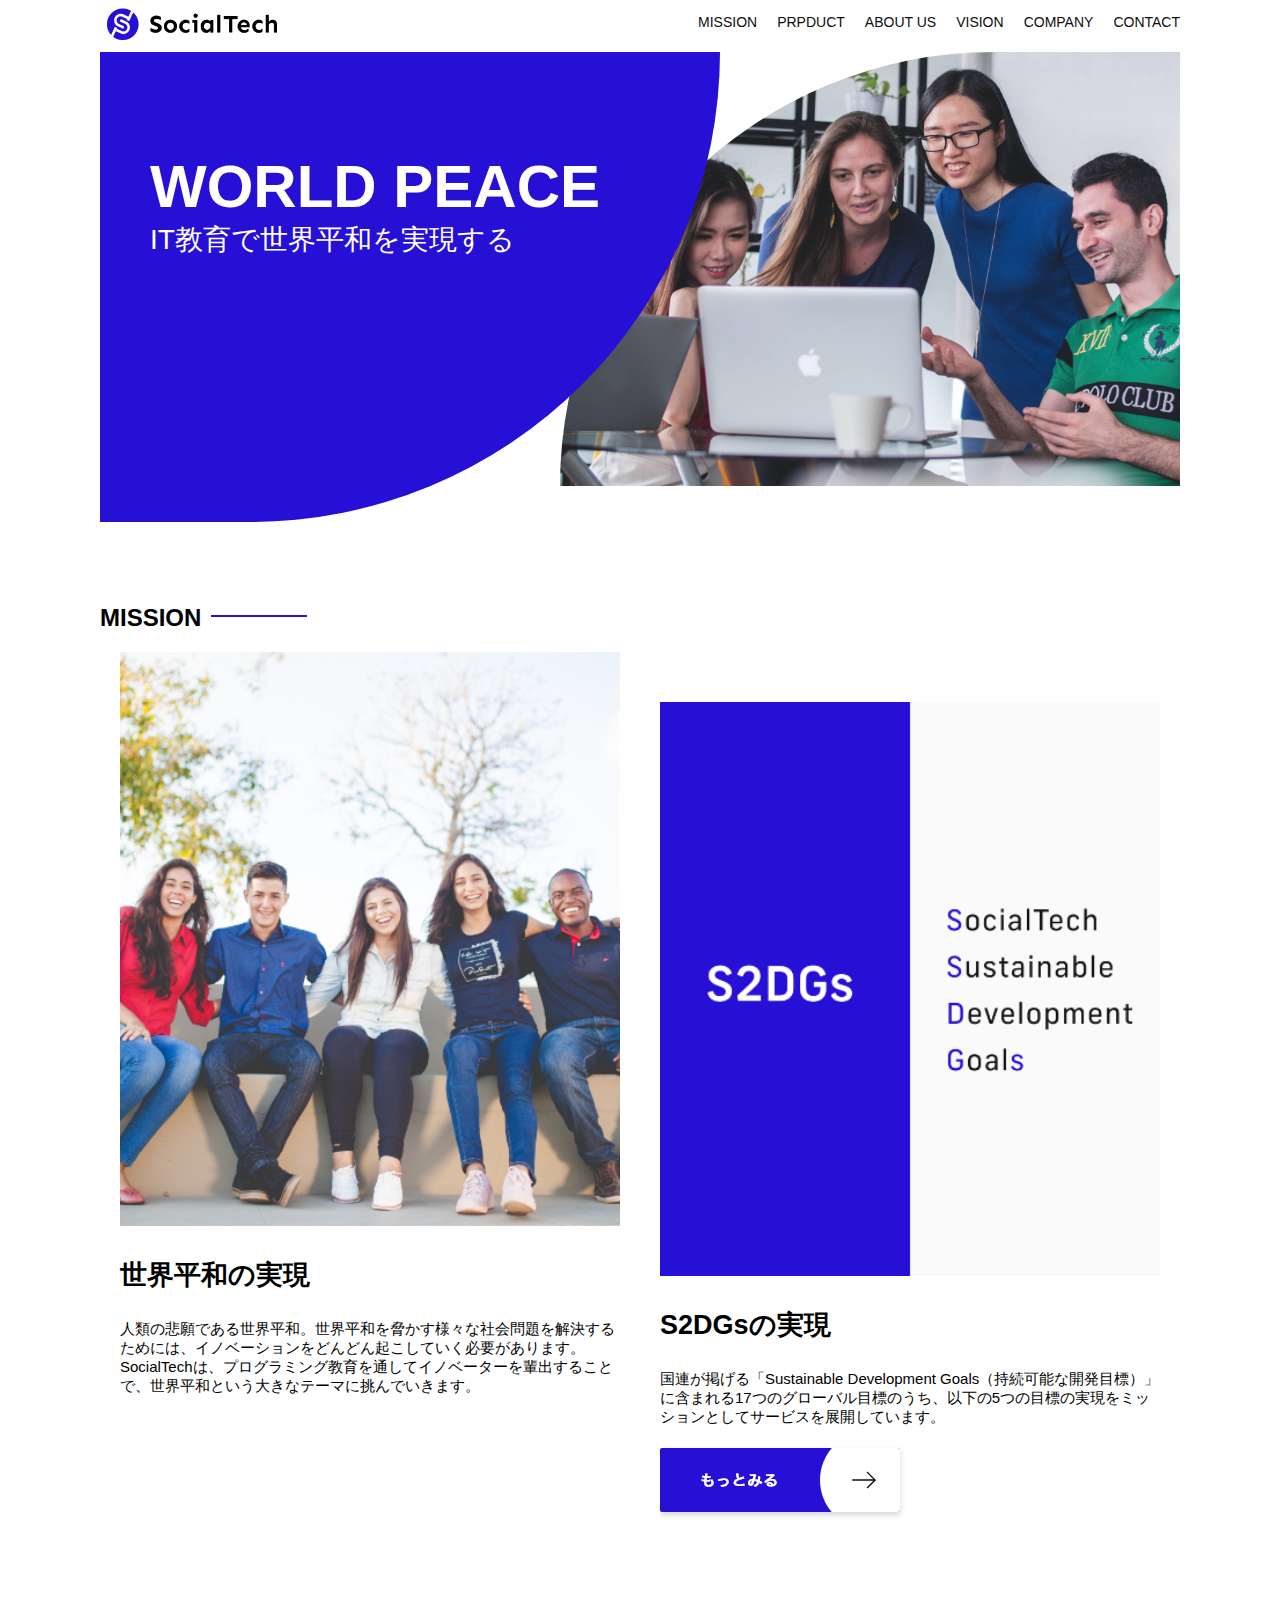
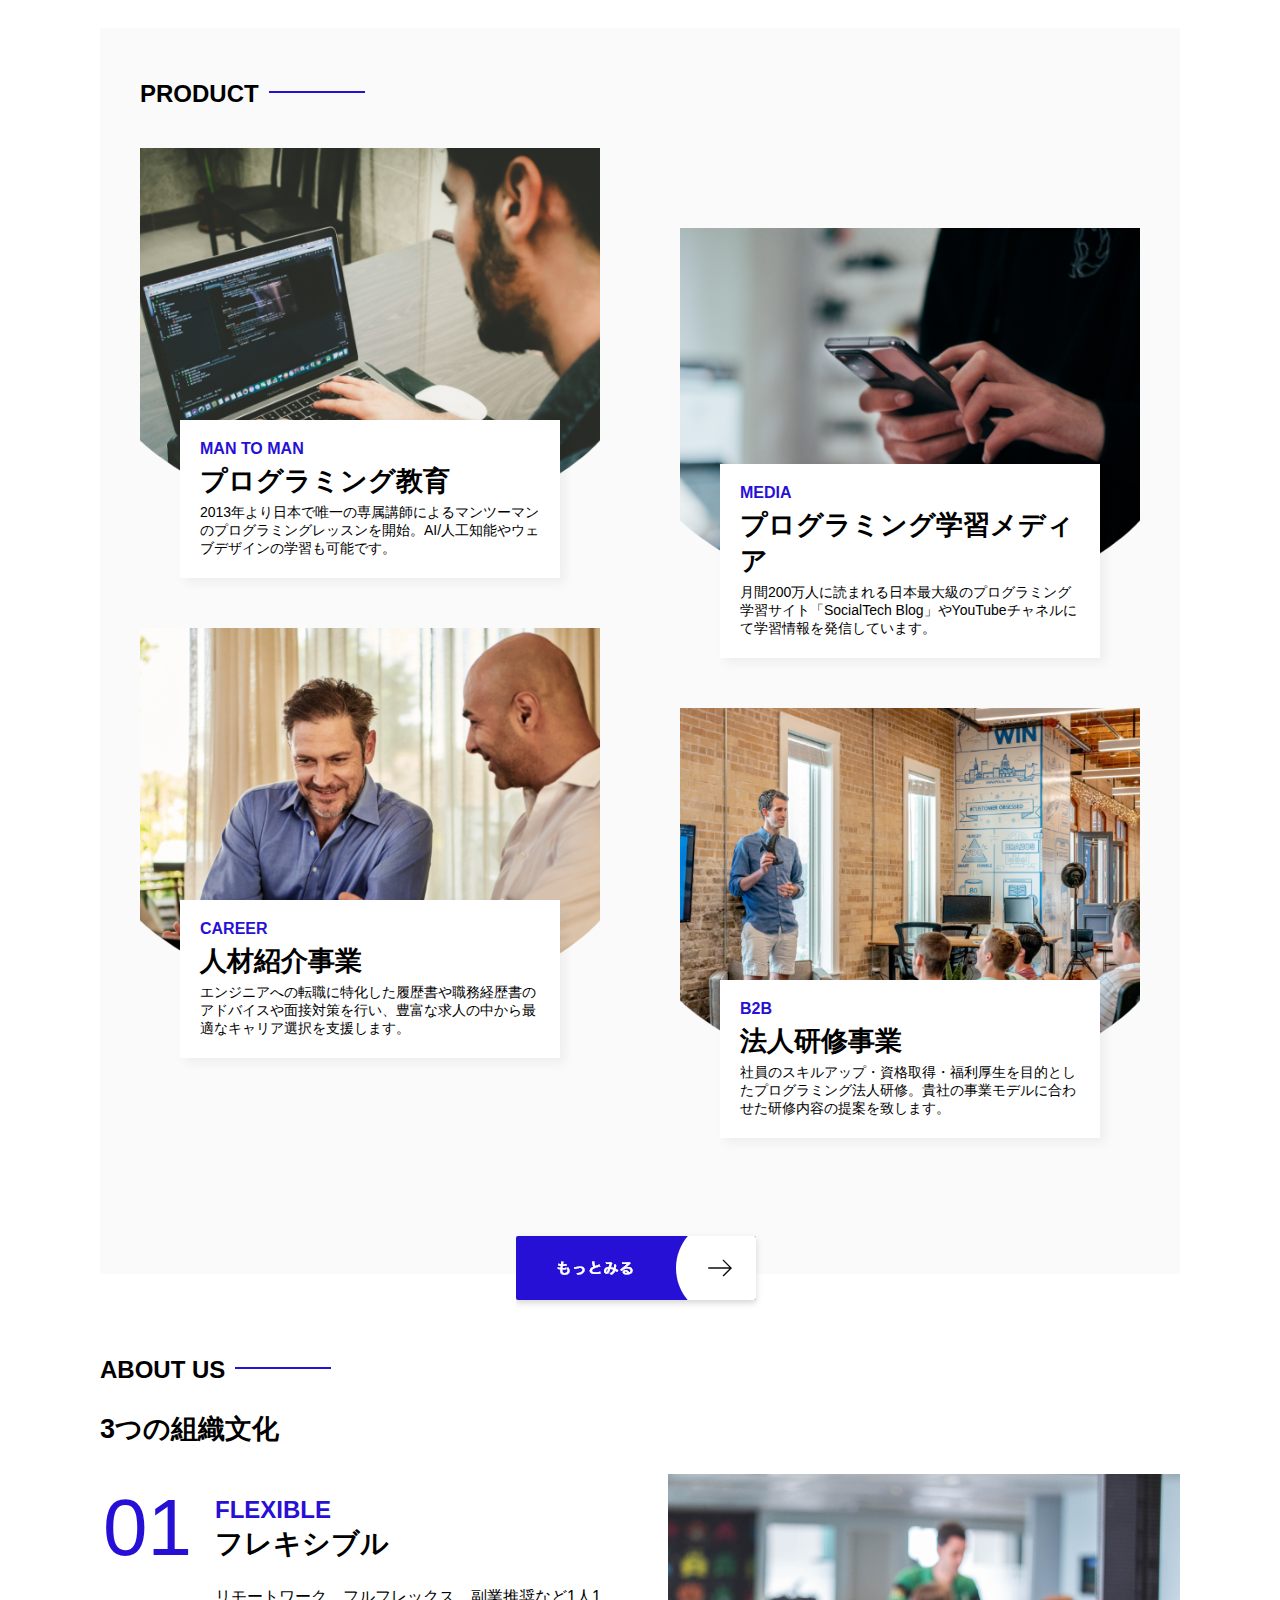
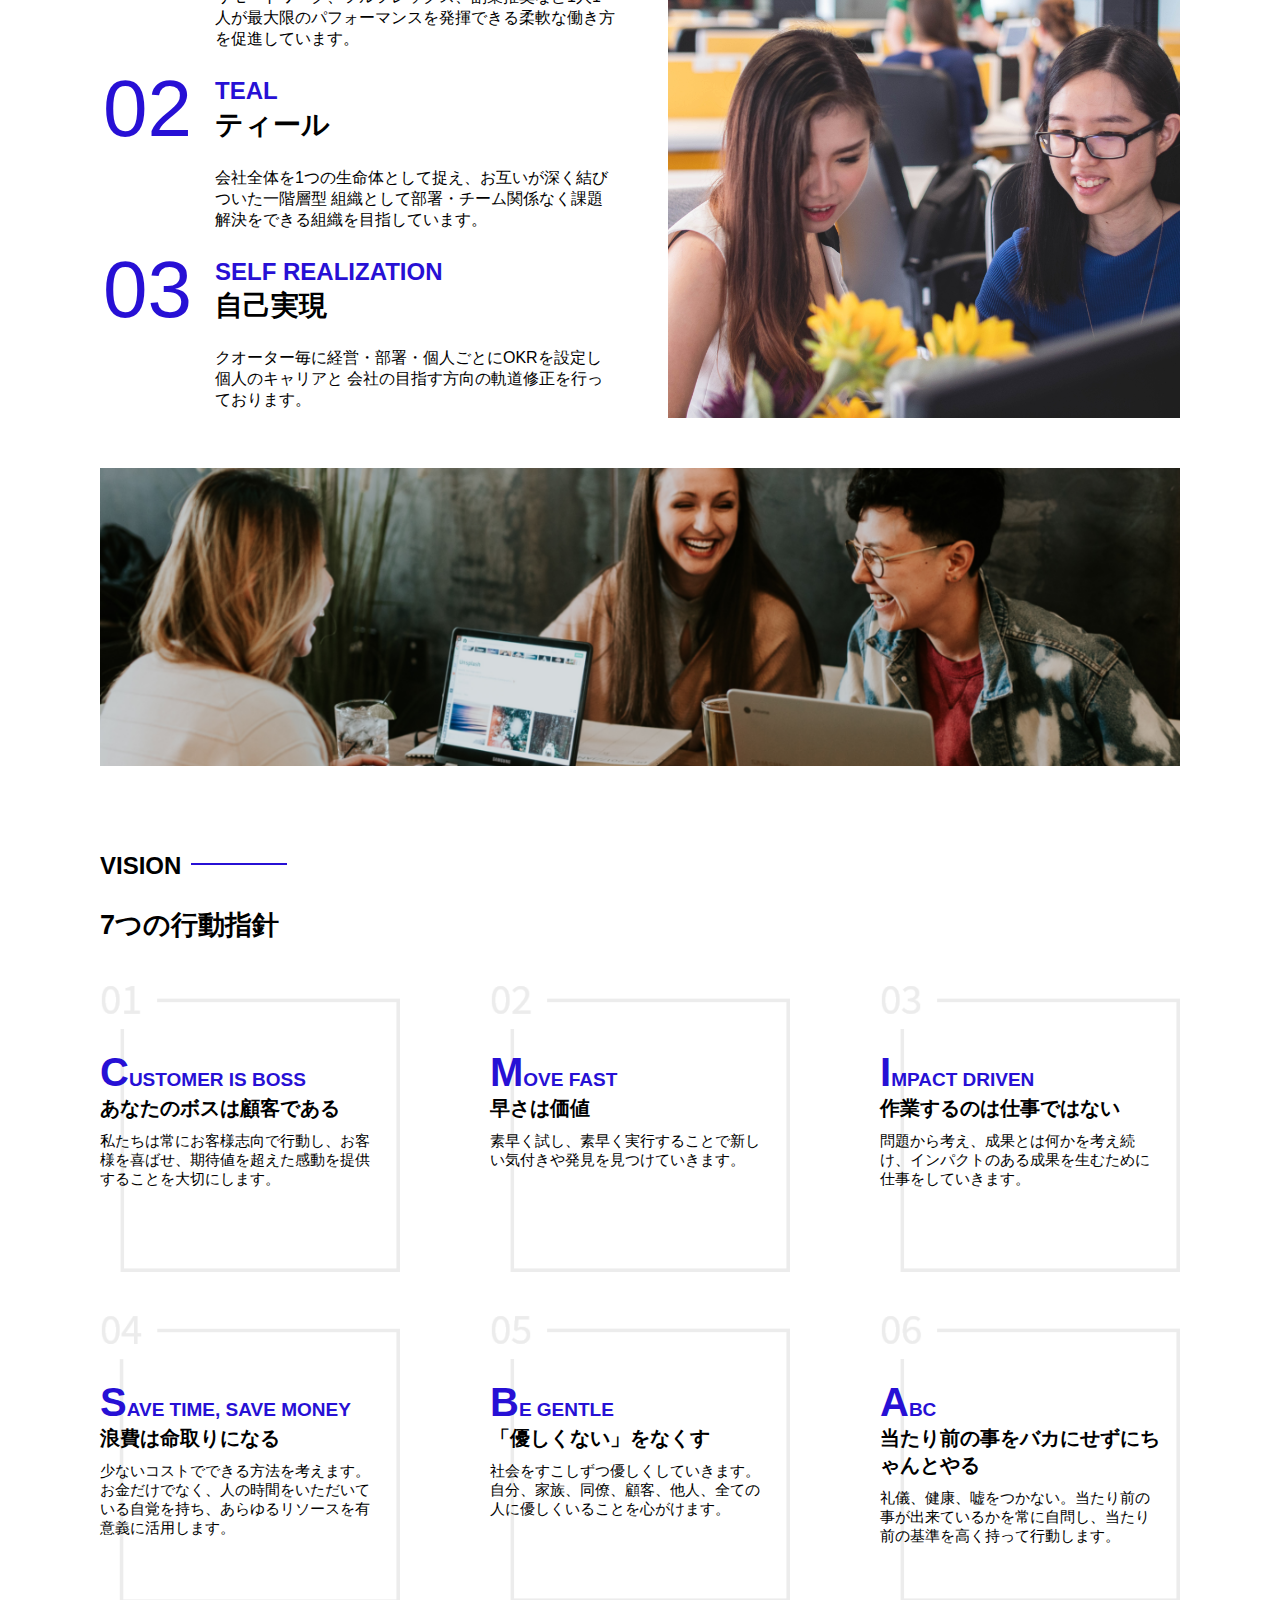
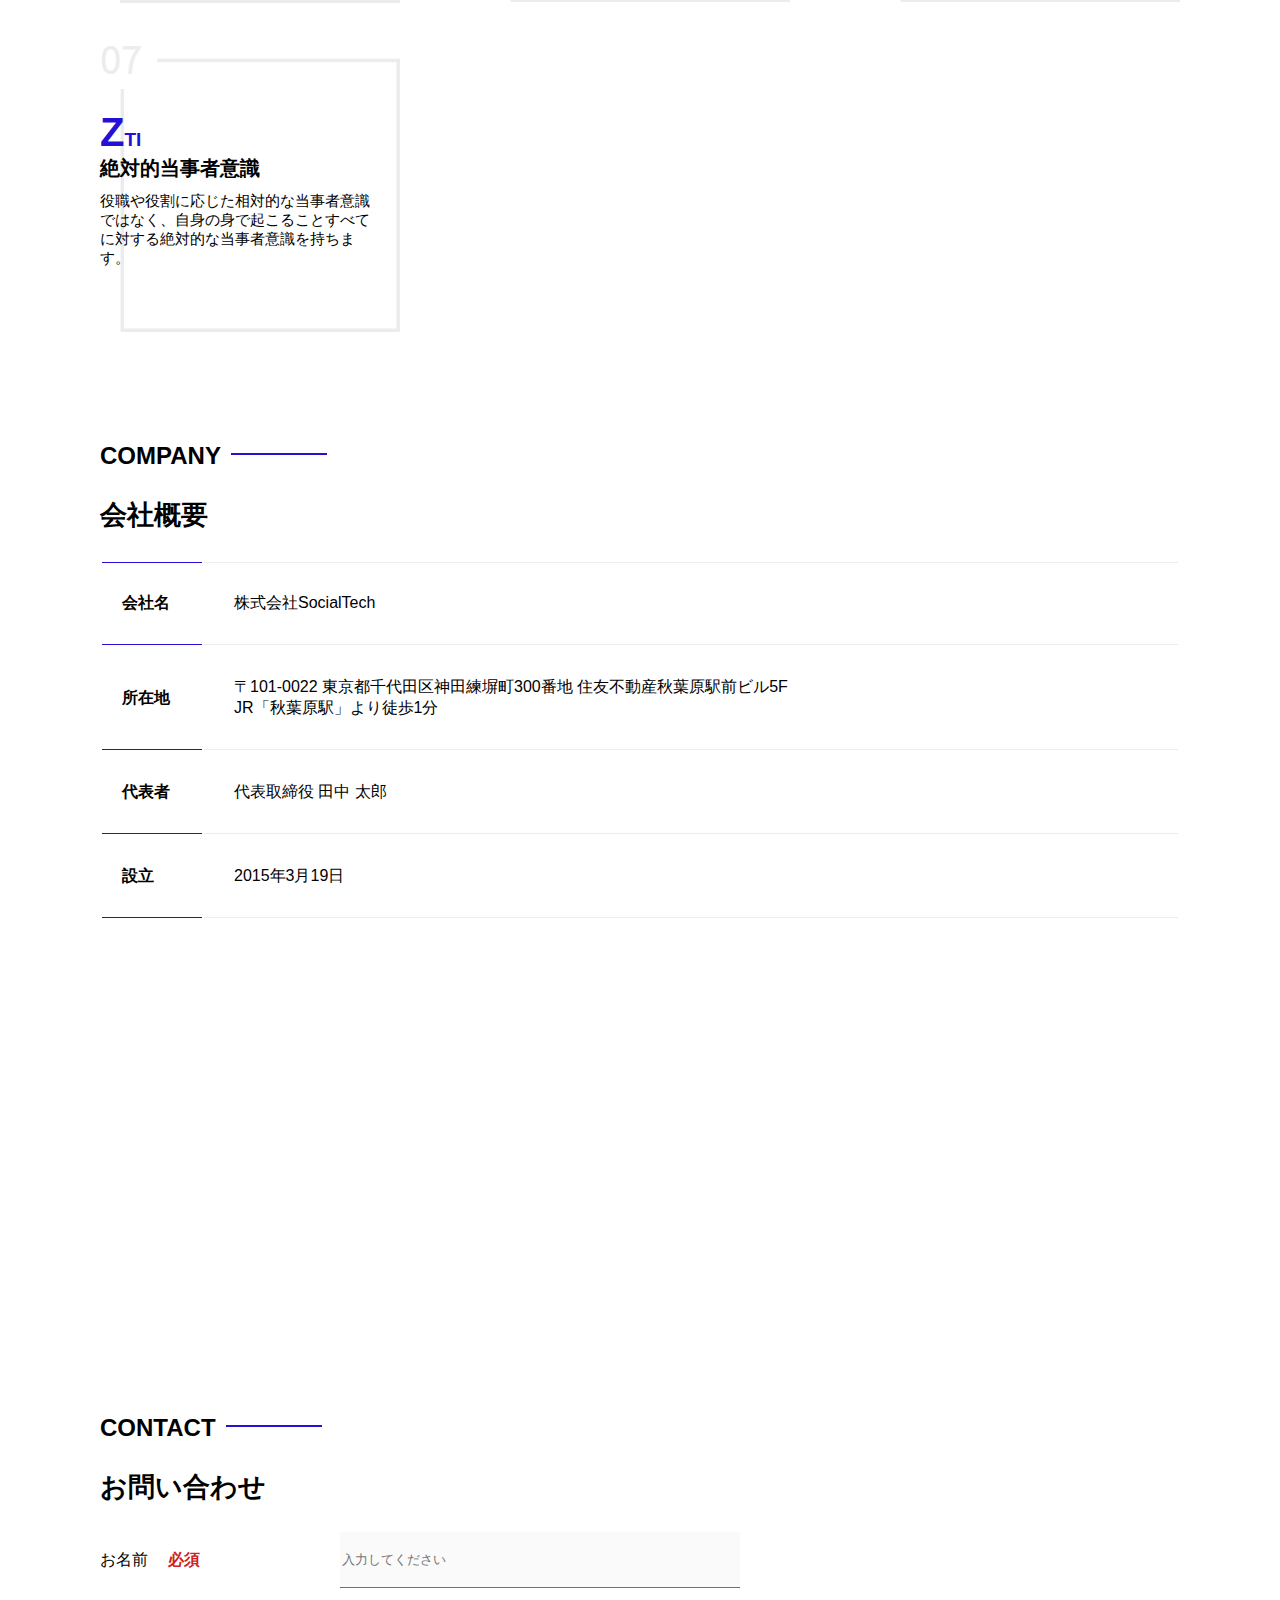
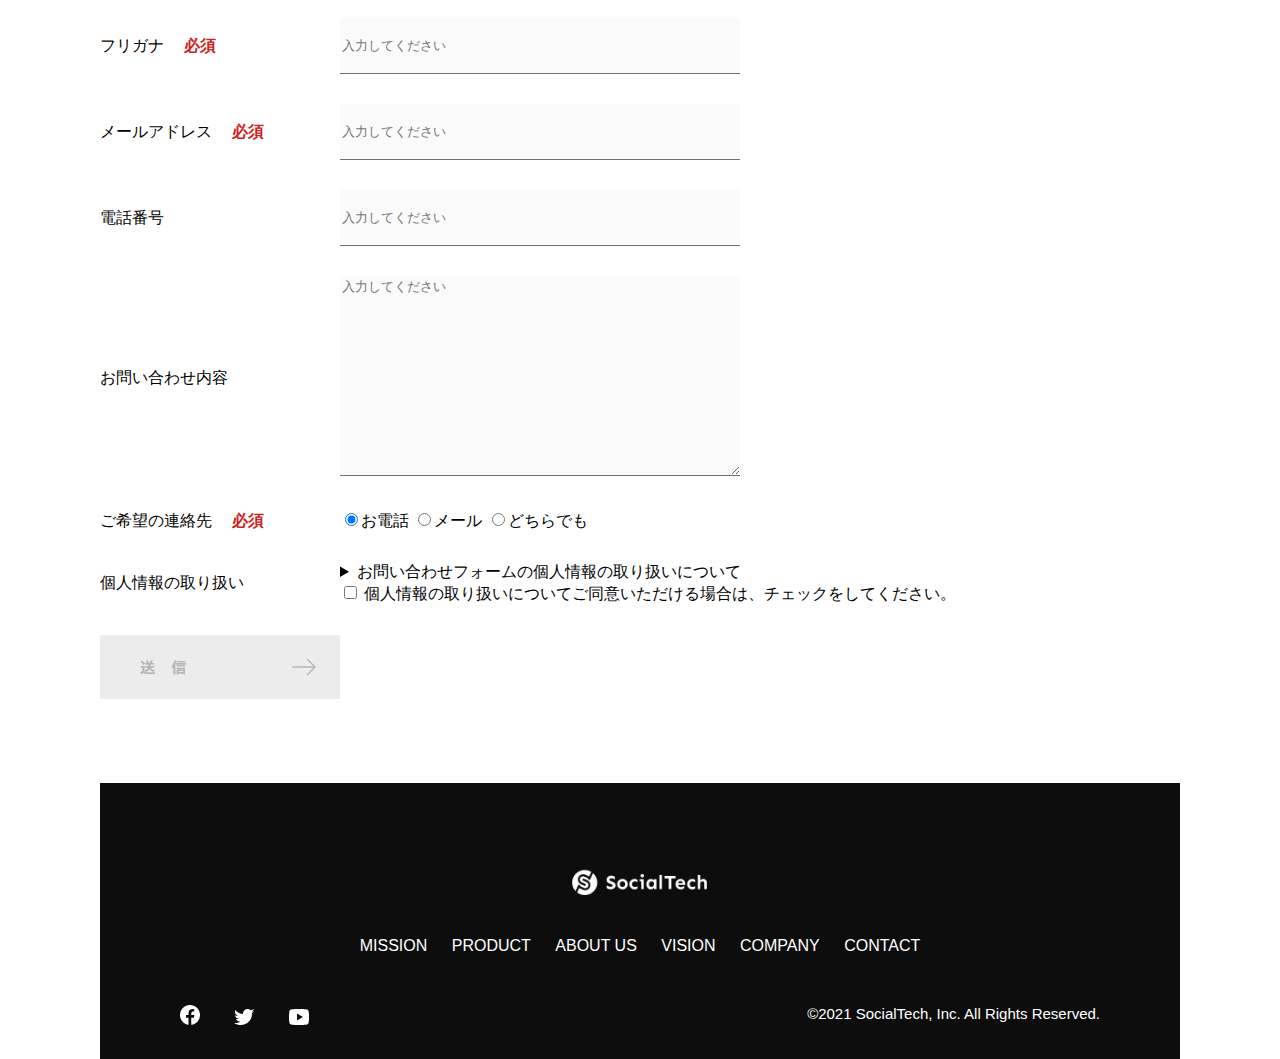
<file: index.html>
<!DOCTYPE html>
<html>

    <head>
        <title>SocialTech</title>
        <meta charset = "UTF-8">
        <meta name = "description" content = "SocialTechはEdTech業界のリーディングカンパニーを目指します。">
        <meta name = "viewport" content = "width=device-width, initial-scale=1.0">
        <link rel = "stylesheet" href = "style.css">
    </head>

    <body>
        <header>
            <a href = "index.html" id = "logo">
                <img src = "images/logo.png" alt = "トップページに戻る">
            </a>

            <nav id = "nav-pc">
                <ul>
                    <li><a href = "mission.html">MISSION</a></li>
                    <li><a href = "product.html">PRPDUCT</a></li>
                    <li><a href = "index.html#aboutus">ABOUT US</a></li>
                    <li><a href = "index.html#vision">VISION</a></li>
                    <li><a href = "index.html#company">COMPANY</a></li>
                    <li><a href = "index.html#contact">CONTACT</a></li>
                </ul>
            </nav>

            <button id = "menu-sp" onclick = "document.getElementById('nav-sp').style.display = 'block'">
                <img src = "images/button-menu.png" alt = "ナビゲーションを開く">
            </button>

            <div id = "nav-sp">
                <button id = "close" onclick = "document.getElementById('nav-sp').style.display = 'none'">
                    <img src = "images/button-close.png" alt = "ナビゲーションを閉じる">
                </button>
          
                <nav>
                    <ul>
                        <li>
                            <a id = "logo-sp" href = "index.html" onclick = "document.getElementById('nav-sp').style.display = 'none'"><img src = "images/logo-sp.png" alt = "トップページに戻る"></a>
                        </li>
                        <li><a class = "menu" href = "mission.html" onclick = "document.getElementById('nav-sp').style.display = 'none'">MISSION</a></li>
                        <li><a class = "menu" href = "product.html" onclick = "document.getElementById('nav-sp').style.display = 'none'">PRODUCT</a></li>
                        <li><a class = "menu" href = "index.html#aboutus" onclick = "document.getElementById('nav-sp').style.display = 'none'">ABOUT US</a></li>
                        <li><a class = "menu" href = "index.html#vision" onclick = "document.getElementById('nav-sp').style.display = 'none'">VISION</a></li>
                        <li><a class = "menu" href = "index.html#company" onclick = "document.getElementById('nav-sp').style.display = 'none'">COMPANY</a></li>
                        <li><a class = "menu" href = "index.html#contact" onclick = "document.getElementById('nav-sp').style.display = 'none'">CONTACT</a></li>
                    </ul>
                </nav>
                  
                <div id = "sns">
                    <a href = "https://www.facebook.com/sejuku2013">
                        <img src = "images/button-facebook.png" alt = "Facebookのリンク">
                    </a>
                    <a href = "https://twitter.com/samuraijuku">
                         <img src = "images/button-twitter.png" alt = "Twitterのリンク">
                    </a>
                    <a href = "https://www.youtube.com/channel/UCCFOQO5aDK0xXam4cUQXT8g">
                         <img src = "images/button-youtube.png" alt = "YouTubeのリンク">
                    </a>
                 </div>
            </div>
        </header>

        <main>
            <article>
                <section id = "main-visual">
                    <div id = "main-message">
                        <h1>WORLD PEACE</h1>
                        <p>IT教育で世界平和を実現する</p>
                    </div>
                    <img src = "images/index/index-main.png" alt = "PCの周りに集まる多国籍の仲間たち">
                </section>

                <section id = "mission">
                    <h2 class = "index-h2">MISSION</h2>
                    <div id = "mission-flex">
                        <div>
                            <img id = "mission-photo" src = "images/index/index-mission.png" alt = "屋外のベンチで写真を撮影する多国籍の仲間たち">
                            <h3>世界平和の実現</h3>
                            <p>人類の悲願である世界平和。世界平和を脅かす様々な社会問題を解決するためには、イノベーションをどんどん起こしていく必要があります。SocialTechは、プログラミング教育を通してイノベーターを輩出することで、世界平和という大きなテーマに挑んでいきます。</p>
                        </div>
                        <div>
                            <img id = "s2dgs" src = "images/index/s2dgs.png" alt = "S2DGs">
                            <h3>S2DGsの実現</h3>
                            <p>国連が掲げる「Sustainable Development Goals（持続可能な開発目標）」に含まれる17つのグローバル目標のうち、以下の5つの目標の実現をミッションとしてサービスを展開しています。</p>
                            <a href = "mission.html">
                                <img src = "images/button-more.png" alt = "もっとみる">
                            </a>
                        </div>
                    </div>
                </section>
                
                <section id = "product">
                    <h2 class = "index-h2">PRODUCT</h2>
                    <div class = "product-flex">
                        <div id = "product-left">
                            <div>
                                <img class = "product-photo" src = "images/index/index-mantoman.png" alt = "PCでコードを書く男性">
                                <div class = "product-explain">
                                    <span>MAN TO MAN</span>
                                    <h3>プログラミング教育</h3>
                                    <p>2013年より日本で唯一の専属講師によるマンツーマンのプログラミングレッスンを開始。AI/人工知能やウェブデザインの学習も可能です。</p>
                                </div>
                            </div>
                            <div>
                                <img class = "product-photo" src = "images/index/index-career.png" alt = "笑顔で話し合う2人の男性">
                                <div class = "product-explain">
                                    <span>CAREER</span>
                                    <h3>人材紹介事業</h3>
                                    <p>エンジニアへの転職に特化した履歴書や職務経歴書のアドバイスや面接対策を行い、豊富な求人の中から最適なキャリア選択を支援します。</p>
                                </div>
                            </div>
                        </div>
                        <div id = "product-right">
                            <div>
                                <img class = "product-photo" src = "images/index/index-media.png" alt = "スマートフォンを操作する人">
                                <div class = "product-explain">
                                    <span>MEDIA</span>
                                    <h3>プログラミング学習メディア</h3>
                                    <p>月間200万人に読まれる日本最大級のプログラミング学習サイト「SocialTech Blog」やYouTubeチャネルにて学習情報を発信しています。</p>
                                </div>
                            </div>
                            <div>
                                <img class = "product-photo" src = "images/index/index-b2b.png" alt = "講演中の男性とそれを聴く人々">
                                <div class = "product-explain">
                                    <span>B2B</span>
                                    <h3>法人研修事業</h3>
                                    <p>社員のスキルアップ・資格取得・福利厚生を目的としたプログラミング法人研修。貴社の事業モデルに合わせた研修内容の提案を致します。</p>
                                </div>
                            </div>
                        </div>      
                    </div>
                    <div id = "product-more">
                        <a href = "product.html">
                            <img src = "images/button-more.png" alt = "もっとみる">
                        </a>
                    </div>
                </section>

                <section id = "aboutus">
                    <h2 class = "index-h2">ABOUT US</h2>
                    <h3>3つの組織文化</h3>
                    <div>
                        <table class = "culture-table">
                            <tr>
                                <td class = "culture-num">01</td>
                                <th><span class = "culture-en">FLEXIBLE</span><br>フレキシブル</th>
                            </tr>
                            <tr>
                                <td></td>
                                <td class = "culture-description">リモートワーク、フルフレックス、副業推奨など1人1人が最大限のパフォーマンスを発揮できる柔軟な働き方を促進しています。</td>
                            </tr>
                            <tr>
                                <td class = "culture-num">02</td>
                                <th><span class = "culture-en">TEAL</span><br>ティール</th>
                            </tr>
                            <tr>
                                <td></td>
                                <td class = "culture-description">会社全体を1つの生命体として捉え、お互いが深く結びついた一階層型 組織として部署・チーム関係なく課題解決をできる組織を目指しています。</td>
                            </tr>
                            <tr>
                                <td class = "culture-num">03</td>
                                <th><span class = "culture-en">SELF REALIZATION</span><br>自己実現</th>
                            </tr>
                            <tr>
                                <td></td>
                                <td class = "culture-description">クオーター毎に経営・部署・個人ごとにOKRを設定し個人のキャリアと 会社の目指す方向の軌道修正を行っております。</td>
                            </tr>
                        </table>
                        <img class = "culture-img" src = "images/index/index-aboutus1.png" alt = "笑顔で話し合う2人の女性">
                    </div>
                    <img class = "culture-img2" src = "images/index/index-aboutus2.png" alt = "笑顔で話し合う3人の男女">
                </section>

                <section id = "vision">
                    <h2 class = "index-h2">VISION</h2>
                    <h3>7つの行動指針</h3>
                    <div>
                        <div class = "vision-box">
                            <img src = "images/index/vision-01.png" alt = "01">
                            <div>
                                <h4>CUSTOMER IS BOSS</h4>
                                <h5>あなたのボスは顧客である</h5>
                                <p>私たちは常にお客様志向で行動し、お客様を喜ばせ、期待値を超えた感動を提供することを大切にします。</p>
                            </div>
                        </div>
                        <div class = "vision-box">
                            <img src = "images/index/vision-02.png" alt = "02">
                            <div>
                                <h4>MOVE FAST</h4>
                                <h5>早さは価値</h5>
                                <p>素早く試し、素早く実行することで新しい気付きや発見を見つけていきます。</p>
                            </div>
                        </div>
                        <div class = "vision-box">
                            <img src = "images/index/vision-03.png" alt = "03">
                            <div>
                                <h4>IMPACT DRIVEN</h4>
                                <h5>作業するのは仕事ではない</h5>
                                <p>問題から考え、成果とは何かを考え続け、インパクトのある成果を生むために仕事をしていきます。</p>
                            </div>
                        </div>
                        <div class = "vision-box">
                            <img src = "images/index/vision-04.png" alt = "04">
                            <div>
                                <h4>SAVE TIME, SAVE MONEY</h4>
                                <h5>浪費は命取りになる</h5>
                                <p>少ないコストでできる方法を考えます。お金だけでなく、人の時間をいただいている自覚を持ち、あらゆるリソースを有意義に活用します。</p>
                            </div>
                        </div>
                        <div class = "vision-box">
                            <img src = "images/index/vision-05.png" alt = "05">
                            <div>
                                <h4>BE GENTLE</h4>
                                <h5>「優しくない」をなくす</h5>
                                <p>社会をすこしずつ優しくしていきます。自分、家族、同僚、顧客、他人、全ての人に優しくいることを心がけます。</p>
                            </div>
                        </div>
                        <div class = "vision-box">
                            <img src = "images/index/vision-06.png" alt = "06">
                            <div>
                                <h4>ABC</h4>
                                <h5>当たり前の事をバカにせずにちゃんとやる</h5>
                                <p>礼儀、健康、嘘をつかない。当たり前の事が出来ているかを常に自問し、当たり前の基準を高く持って行動します。</p>
                            </div>
                        </div>
                        <div class = "vision-box">
                            <img src = "images/index/vision-07.png" alt = "07">
                            <div>
                                <h4>ZTI</h4>
                                <h5>絶対的当事者意識</h5>
                                <p>役職や役割に応じた相対的な当事者意識ではなく、自身の身で起こることすべてに対する絶対的な当事者意識を持ちます。</p>
                            </div>
                        </div>
                    </div>
                </section>

                <section id = "company">
                    <h2 class = "index-h2">COMPANY</h2>
                    <h3>会社概要</h3>
                    <table id = "company-table">
                        <tr>
                            <th class = "tableheader tableheader-first">会社名</th>
                            <td class = "cell cell-first">株式会社SocialTech</td>
                        </tr>
                        <tr>
                            <th class = "tableheader">所在地</th>
                            <td class = "cell">〒101-0022 東京都千代田区神田練塀町300番地 住友不動産秋葉原駅前ビル5F<br>JR「秋葉原駅」より徒歩1分</td>
                          </tr>
                          <tr>
                            <th class = "tableheader">代表者</th>
                            <td class = "cell">代表取締役 田中 太郎</td>
                          </tr>
                          <tr>
                            <th class = "tableheader">設立</th>
                            <td class = "cell">2015年3月19日</td>
                          </tr>
                    </table>
                    <iframe src = "https://www.google.com/maps/embed?pb=!1m18!1m12!1m3!1d3240.0688551336807!2d139.7720776771055!3d35.69992317258124!2m3!1f0!2f0!3f0!3m2!1i1024!2i768!4f13.1!3m3!1m2!1s0x60188fee13660e23%3A0x77137876edf742ac!2z5L2P5Y-L5LiN5YuV55Sj56eL6JGJ5Y6f6aeF5YmN44OT44Or!5e0!3m2!1sja!2sjp!4v1704858013291!5m2!1sja!2sjp"
                    style = "border: 0" allowfullscreen = "" loading = "lazy">
                    </iframe>
                </section>

                <section id = "contact">
                    <h2 class = "index-h2">CONTACT</h2>
                    <h3>お問い合わせ</h3>
                    <form>
                        <div>
                            <div class = "contact-heading">
                                <label class = "contact-label">お名前<span class = "contact-span">必須</span></label>
                            </div>
                            <div>
                                <input type = "text" name = "name" placeholder = "入力してください" class = "contact-textbox">
                            </div>
                        </div>
                        <div>
                            <div class = "contact-heading">
                                <label class = "contact-label">フリガナ<span class = "contact-span">必須</span></label>
                            </div>
                            <div>
                                <input type = "text" name = "hurigana" placeholder = "入力してください" class = "contact-textbox">
                            </div>
                        </div>
                        <div>
                            <div class = "contact-heading">
                                <label class = "contact-label">メールアドレス<span class = "contact-span">必須</span></label>
                            </div>
                            <div>
                                <input type = "text" name = "email" placeholder = "入力してください" class = "contact-textbox">
                            </div>
                        </div>
                        <div>
                            <div class = "contact-heading">
                                <label class = "contact-label">電話番号</label>
                            </div>
                            <div>
                                <input type = "text" name = "tel" placeholder = "入力してください" class = "contact-textbox">
                            </div>
                        </div>
                        <div>
                            <div class = "contact-heading">
                                <label class = "contact-label">お問い合わせ内容</label>
                            </div>
                            <div>
                                <textarea class = "contact-textarea" placeholder = "入力してください" name = "message"></textarea>
                            </div>
                        </div>
                        <div>
                            <div class = "contact-heading">
                                <label class = "contact-label">ご希望の連絡先<span class = "contact-span">必須</span></label>
                            </div>
                            <div>
                                <input class = "radiobutton" type = "radio" value = "tel" name = "contact" checked><label>お電話</label>
                                <input class = "radiobutton" type = "radio" value = "email" name = "contact"><label>メール</label>
                                <input class = "radiobutton" type = "radio" value = "both" name = "contact"><label>どちらでも</label>
                            </div>
                        </div>
                        <div>
                            <div class = "contact-heading">
                                <label class = "contact-label">個人情報の取り扱い</label>
                            </div>
                            <div>
                                <details>
                                    <summary>お問い合わせフォームの個人情報の取り扱いについて</summary>
                                    <div>
                                        <dl>
                                            <dt>１．組織の名称又は氏名</dt>
                                            <dd>株式会社SocialTech</dd>
                                            <dt>２．個人情報保護管理者（若しくはその代理人）の氏名又は職名、所属及び連絡先</dt>
                                            <dd>
                                                <p>鈴木 一郎 コーポレート部</p>
                                                <p>メールアドレス：samurai@example.com</p>
                                                <p>TEL：03-1234-5678</p>
                                            </dd>
                                            <dt>３．個人情報の利用目的</dt>
                                            <dd>
                                                <ul>
                                                    <li>本サービス及び本サービスに関連する情報の提供又はそれらに関する連絡のため</li>
                                                    <li>ユーザーの本人確認のため</li>
                                                    <li>当社サービスのご案内のため</li>
                                                    <li>当社の商品等の広告または宣伝（電子メールによるものを含むものとします。）</li>
                                                </ul>
                                            </dd>
                                            <dt>４．個人情報の取り扱い業務の委託</dt>
                                            <dd>個人情報の取扱業務の全部または一部を外部に業務委託する場合があります。その際、弊社は、個人情報を適切に保護できる管理体制を敷き実行していることを条件として委託先を厳選したうえで、機密保持契約を委託先と締結し、お客様の個人情報を厳密に管理させます。</dd>
                                            <dt>５．個人情報の開示等の請求</dt>
                                            <dd>
                                                お客様は、弊社に対してご自身の個人情報の開示等（利用目的の通知、開示、内容の訂正・追加・削除、利用の停止または消去、第三者への提供の停止）に関して、当社問合わせ窓口に申し出ることができます。<br>
                                                その際、弊社はお客様ご本人を確認させていただいたうえで、合理的な期間内に対応いたします。<br>
                                                なお、個人情報に関する弊社問合わせ先は、次の通りです。
                                            </dd>
                                            <dd>
                                                <p>株式会社SocialTech　個人情報問合せ窓口</p>
                                                <p>〒150-0043　東京都千代田区神田練塀町300番地 住友不動産秋葉原駅前ビル5F</p>
                                                <p>メールアドレス：samurai@example.com　TEL：03-1234-5678</p>
                                            </dd>
                                            <dt>６．個人情報を提供されることの任意性について</dt>
                                            <dd>お客様がご自身の個人情報を弊社に提供されるか否かは、お客様のご判断によりますが、もしご提供されない場合には、適切なサービスが提供できない場合がありますので予めご了承ください。</dd>
                                        </dl>
                                    </div>
                                </details>
                                <input type = "checkbox" name = "agree">
                                <span>個人情報の取り扱いについてご同意いただける場合は、チェックをしてください。</span>
                            </div>
                        </div>
                        <input type = "image" src = "images/button-submit.png" alt = "送信する">
                    </form>
                </section>
            </article>
        </main>

        <footer>
            <div id = "footer-logo">
                <img src = "images/logo-sp.png" alt = "SocialTech">
            </div>
            <div id = "footer-link">
                <a href = "mission.html">MISSION</a>
                <a href = "product.html">PRODUCT</a>
                <a href = "index.html#aboutus">ABOUT US</a>
                <a href = "index.html#vision">VISION</a>
                <a href = "index.html#company">COMPANY</a>
                <a href = "index.html#contact">CONTACT</a>
            </div>
            <div id = "sns-footer">
                <div class = "sns-brns">
                    <a href = "https://www.facebook.com/sejuku2013"><img src = "images/button-facebook.png" alt = "Facebookのリンク"></a>
                    <a href = "https://twitter.com/samuraijuku"><img src = "images/button-twitter.png" alt = "Twitterのリンク"></a>
                    <a href = "https://www.youtube.com/channel/UCCFOQO5aDK0xXam4cUQXT8g"><img src = "images/button-youtube.png" alt = "YouTubeのリンク"></a>
                </div>
                <p id = "copyright">&copy;2021 SocialTech, Inc. All Rights Reserved.</p>
            </div>
        </footer>
    </body>

</html>
</file>
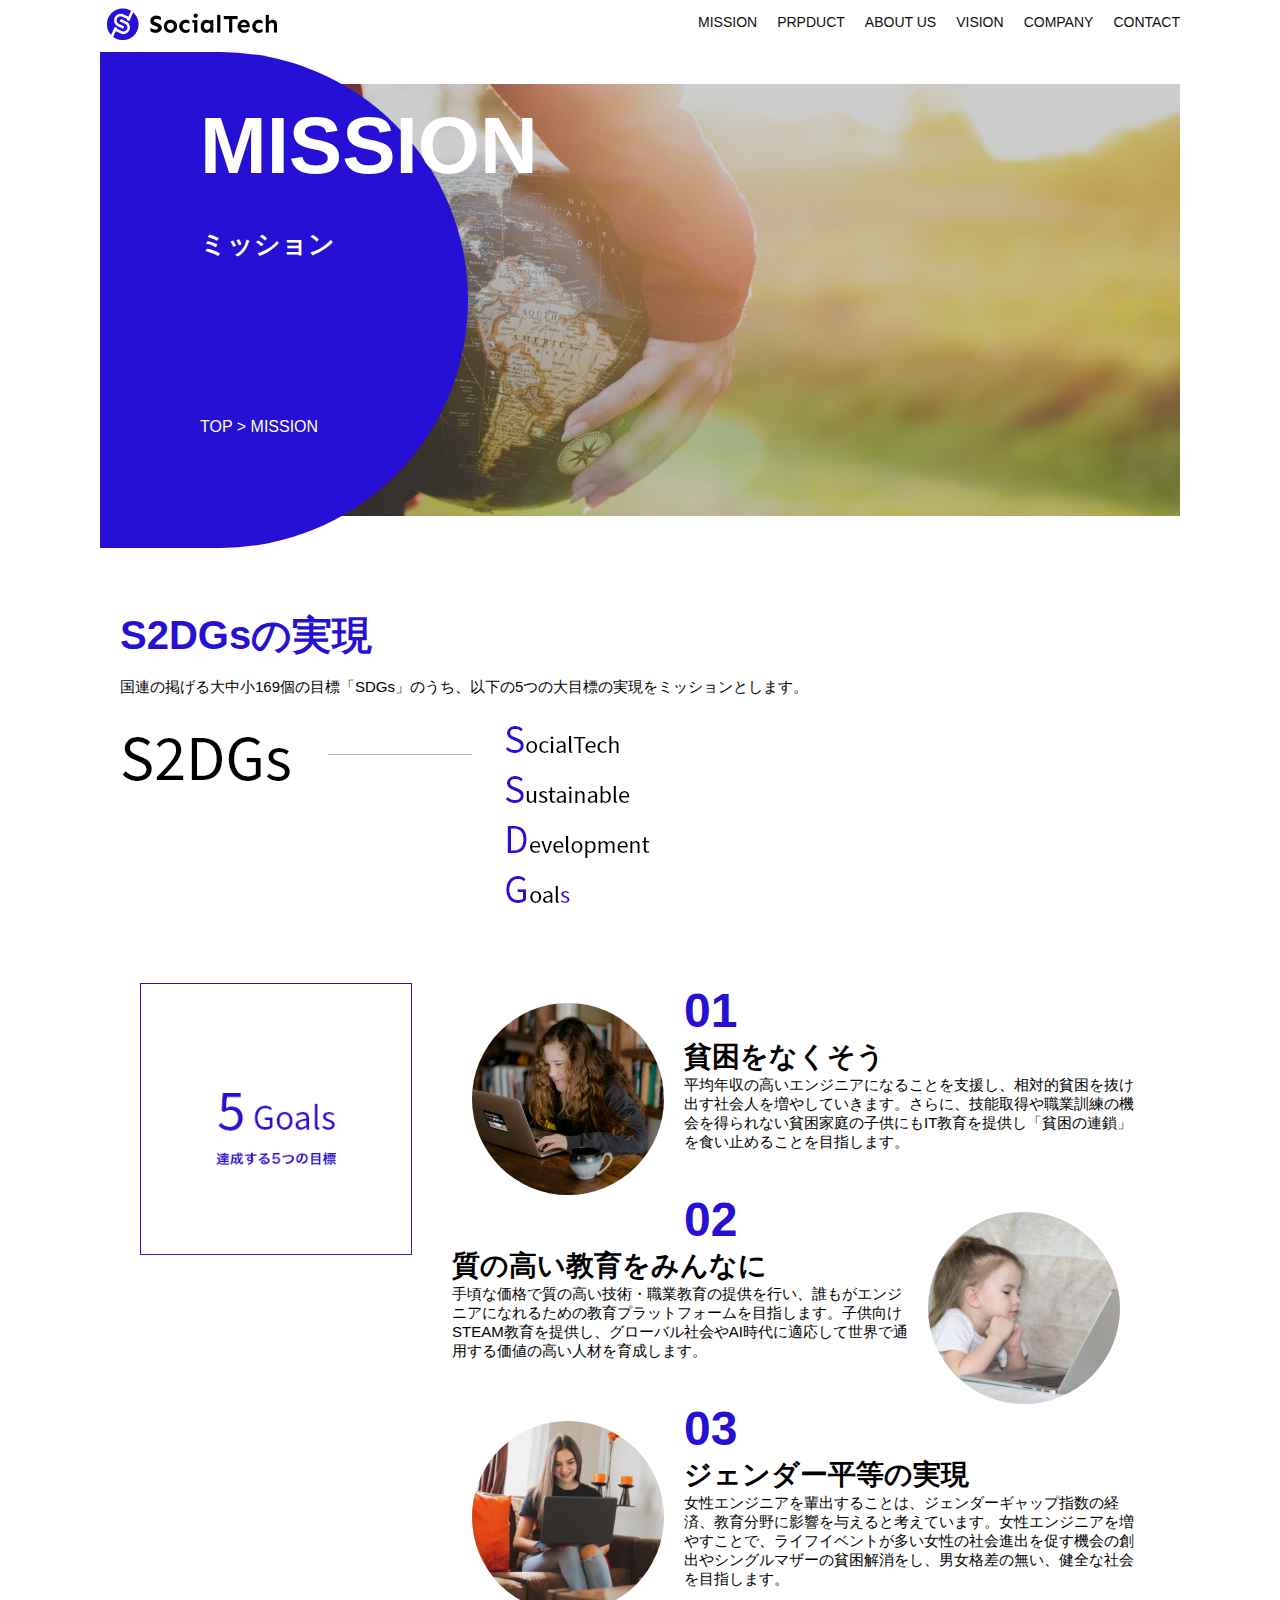
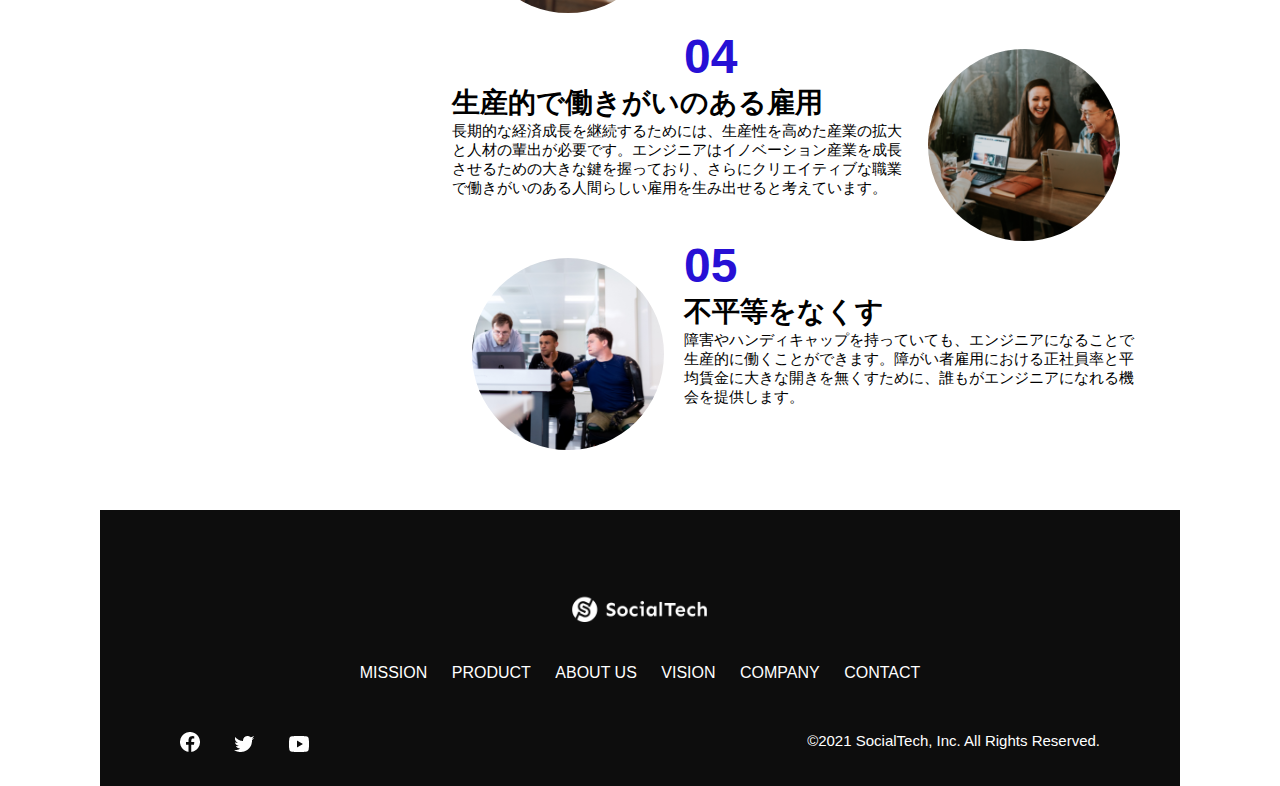
<file: mission.html>
<!DOCTYPE html>
<html>

    <head>
        <title>SocialTech - MISSION ミッション -</title>
        <meta charset = "UTF-8">
        <meta name = "description" content = "SocialTechが目指す5つの目標（S2DGs）を紹介します">
        <meta name = "viewport" content = "width=device-width, initial-scale=1.0">
        <link rel = "stylesheet" href = "style.css">
    </head>

    <body>
        <header>
            <a href = "index.html" id = "logo">
                <img src = "images/logo.png" alt = "トップページに戻る">
            </a>

            <nav id = "nav-pc">
                <ul>
                    <li><a href = "mission.html">MISSION</a></li>
                    <li><a href = "product.html">PRPDUCT</a></li>
                    <li><a href = "index.html#aboutus">ABOUT US</a></li>
                    <li><a href = "index.html#vision">VISION</a></li>
                    <li><a href = "index.html#company">COMPANY</a></li>
                    <li><a href = "index.html#contact">CONTACT</a></li>
                </ul>
            </nav>

            <button id = "menu-sp" onclick = "document.getElementById('nav-sp').style.display = 'block'">
                <img src = "images/button-menu.png" alt = "ナビゲーションを開く">
            </button>

            <div id = "nav-sp">
                <button id = "close" onclick = "document.getElementById('nav-sp').style.display = 'none'">
                    <img src = "images/button-close.png" alt = "ナビゲーションを閉じる">
                </button>
          
                <nav>
                    <ul>
                        <li>
                            <a id = "logo-sp" href = "index.html" onclick = "document.getElementById('nav-sp').style.display = 'none'"><img src = "images/logo-sp.png" alt = "トップページに戻る"></a>
                        </li>
                        <li><a class = "menu" href = "mission.html" onclick = "document.getElementById('nav-sp').style.display = 'none'">MISSION</a></li>
                        <li><a class = "menu" href = "product.html" onclick = "document.getElementById('nav-sp').style.display = 'none'">PRODUCT</a></li>
                        <li><a class = "menu" href = "index.html#aboutus" onclick = "document.getElementById('nav-sp').style.display = 'none'">ABOUT US</a></li>
                        <li><a class = "menu" href = "index.html#vision" onclick = "document.getElementById('nav-sp').style.display = 'none'">VISION</a></li>
                        <li><a class = "menu" href = "index.html#company" onclick = "document.getElementById('nav-sp').style.display = 'none'">COMPANY</a></li>
                        <li><a class = "menu" href = "index.html#contact" onclick = "document.getElementById('nav-sp').style.display = 'none'">CONTACT</a></li>
                    </ul>
                </nav>
                  
                <div id = "sns">
                    <a href = "https://www.facebook.com/sejuku2013">
                        <img src = "images/button-facebook.png" alt = "Facebookのリンク">
                    </a>
                    <a href = "https://twitter.com/samuraijuku">
                         <img src = "images/button-twitter.png" alt = "Twitterのリンク">
                    </a>
                    <a href = "https://www.youtube.com/channel/UCCFOQO5aDK0xXam4cUQXT8g">
                         <img src = "images/button-youtube.png" alt = "YouTubeのリンク">
                    </a>
                 </div>
            </div>
        </header>

        <main>
            <article>
                <section id = "mission-main">
                    <div class = "mission-main-inner">
                        <div id = "mission-title">
                            <h1>MISSION<br><span>ミッション</span></h1>
                            <p>TOP > MISSION</p>
                        </div>
                    </div>
                </section>
      
                <section id = "mission-s2dgs">
                    <h2 class = "mission-h2">S2DGsの実現</h2>
                    <p>国連の掲げる大中小169個の目標「SDGs」のうち、以下の5つの大目標の実現をミッションとします。</p>
                    <img src = "images/mission/mission-s2dgs.png" alt = "S2DGs">
                </section>
      
                <section id = "mission-five-goals">
                    <div class = "five-goals-image">
                        <img src = "images/mission/mission-5goals.png" alt = "5Goals">
                    </div>

                    <div class = "five-goals-read">
                        <div>
                            <img class = "fivegoals-image-left" src = "images/mission/mission-5goals01.png" alt = "PCを操作する女の子">
                            <span class = "fivegoals-number">01</span>
                            <h3 class = "fivegoals-h3">貧困をなくそう</h3>
                            <p class = "fivegoals-p">平均年収の高いエンジニアになることを支援し、相対的貧困を抜け出す社会人を増やしていきます。さらに、技能取得や職業訓練の機会を得られない貧困家庭の子供にもIT教育を提供し「貧困の連鎖」を食い止めることを目指します。</p>
                        </div>
                        <div>
                            <img class = "fivegoals-image-right" src = "images/mission/mission-5goals02.png" alt = "PCを見つめる小さい女の子">
                            <span class = "fivegoals-number">02</span>
                            <h3 class = "fivegoals-h3">質の高い教育をみんなに</h3>
                            <p class = "fivegoals-p">手頃な価格で質の高い技術・職業教育の提供を行い、誰もがエンジニアになれるための教育プラットフォームを目指します。子供向けSTEAM教育を提供し、グローバル社会やAI時代に適応して世界で通用する価値の高い人材を育成します。</p>
                        </div>
                        <div>
                            <img class = "fivegoals-image-left" src = "images/mission/mission-5goals03.png" alt = "PCを操作する女性">
                            <span class = "fivegoals-number">03</span>
                            <h3 class = "fivegoals-h3">ジェンダー平等の実現</h3>
                            <p class = "fivegoals-p">女性エンジニアを輩出することは、ジェンダーギャップ指数の経済、教育分野に影響を与えると考えています。女性エンジニアを増やすことで、ライフイベントが多い女性の社会進出を促す機会の創出やシングルマザーの貧困解消をし、男女格差の無い、健全な社会を目指します。</p>
                        </div>
                        <div>
                            <img class = "fivegoals-image-right" src = "images/mission/mission-5goals04.png" alt = "笑顔で話し合う3人の男女">
                            <span class = "fivegoals-number">04</span>
                            <h3 class = "fivegoals-h3">生産的で働きがいのある雇用</h3>
                            <p class = "fivegoals-p">長期的な経済成長を継続するためには、生産性を高めた産業の拡大と人材の輩出が必要です。エンジニアはイノベーション産業を成長させるための大きな鍵を握っており、さらにクリエイティブな職業で働きがいのある人間らしい雇用を生み出せると考えています。</p>
                        </div>
                        <div>
                            <img class = "fivegoals-image-left" src = "images/mission/mission-5goals05.png" alt = "障害を持つ男性が生き生きと働く様子">
                            <span class = "fivegoals-number">05</span>
                            <h3 class = "fivegoals-h3">不平等をなくす</h3>
                            <p class = "fivegoals-p">障害やハンディキャップを持っていても、エンジニアになることで生産的に働くことができます。障がい者雇用における正社員率と平均賃金に大きな開きを無くすために、誰もがエンジニアになれる機会を提供します。</p>
                        </div>
                    </div>
                </section>
            </article>
        </main>

        <footer>
            <div id = "footer-logo">
                <img src = "images/logo-sp.png" alt = "SocialTech">
            </div>
            <div id = "footer-link">
                <a href = "mission.html">MISSION</a>
                <a href = "product.html">PRODUCT</a>
                <a href = "index.html#aboutus">ABOUT US</a>
                <a href = "index.html#vision">VISION</a>
                <a href = "index.html#company">COMPANY</a>
                <a href = "index.html#contact">CONTACT</a>
            </div>
            <div id = "sns-footer">
                <div class = "sns-brns">
                    <a href = "https://www.facebook.com/sejuku2013"><img src = "images/button-facebook.png" alt = "Facebookのリンク"></a>
                    <a href = "https://twitter.com/samuraijuku"><img src = "images/button-twitter.png" alt = "Twitterのリンク"></a>
                    <a href = "https://www.youtube.com/channel/UCCFOQO5aDK0xXam4cUQXT8g"><img src = "images/button-youtube.png" alt = "YouTubeのリンク"></a>
                </div>
                <p id = "copyright">&copy;2021 SocialTech, Inc. All Rights Reserved.</p>
            </div>
        </footer>
    </body>

</html>
</file>
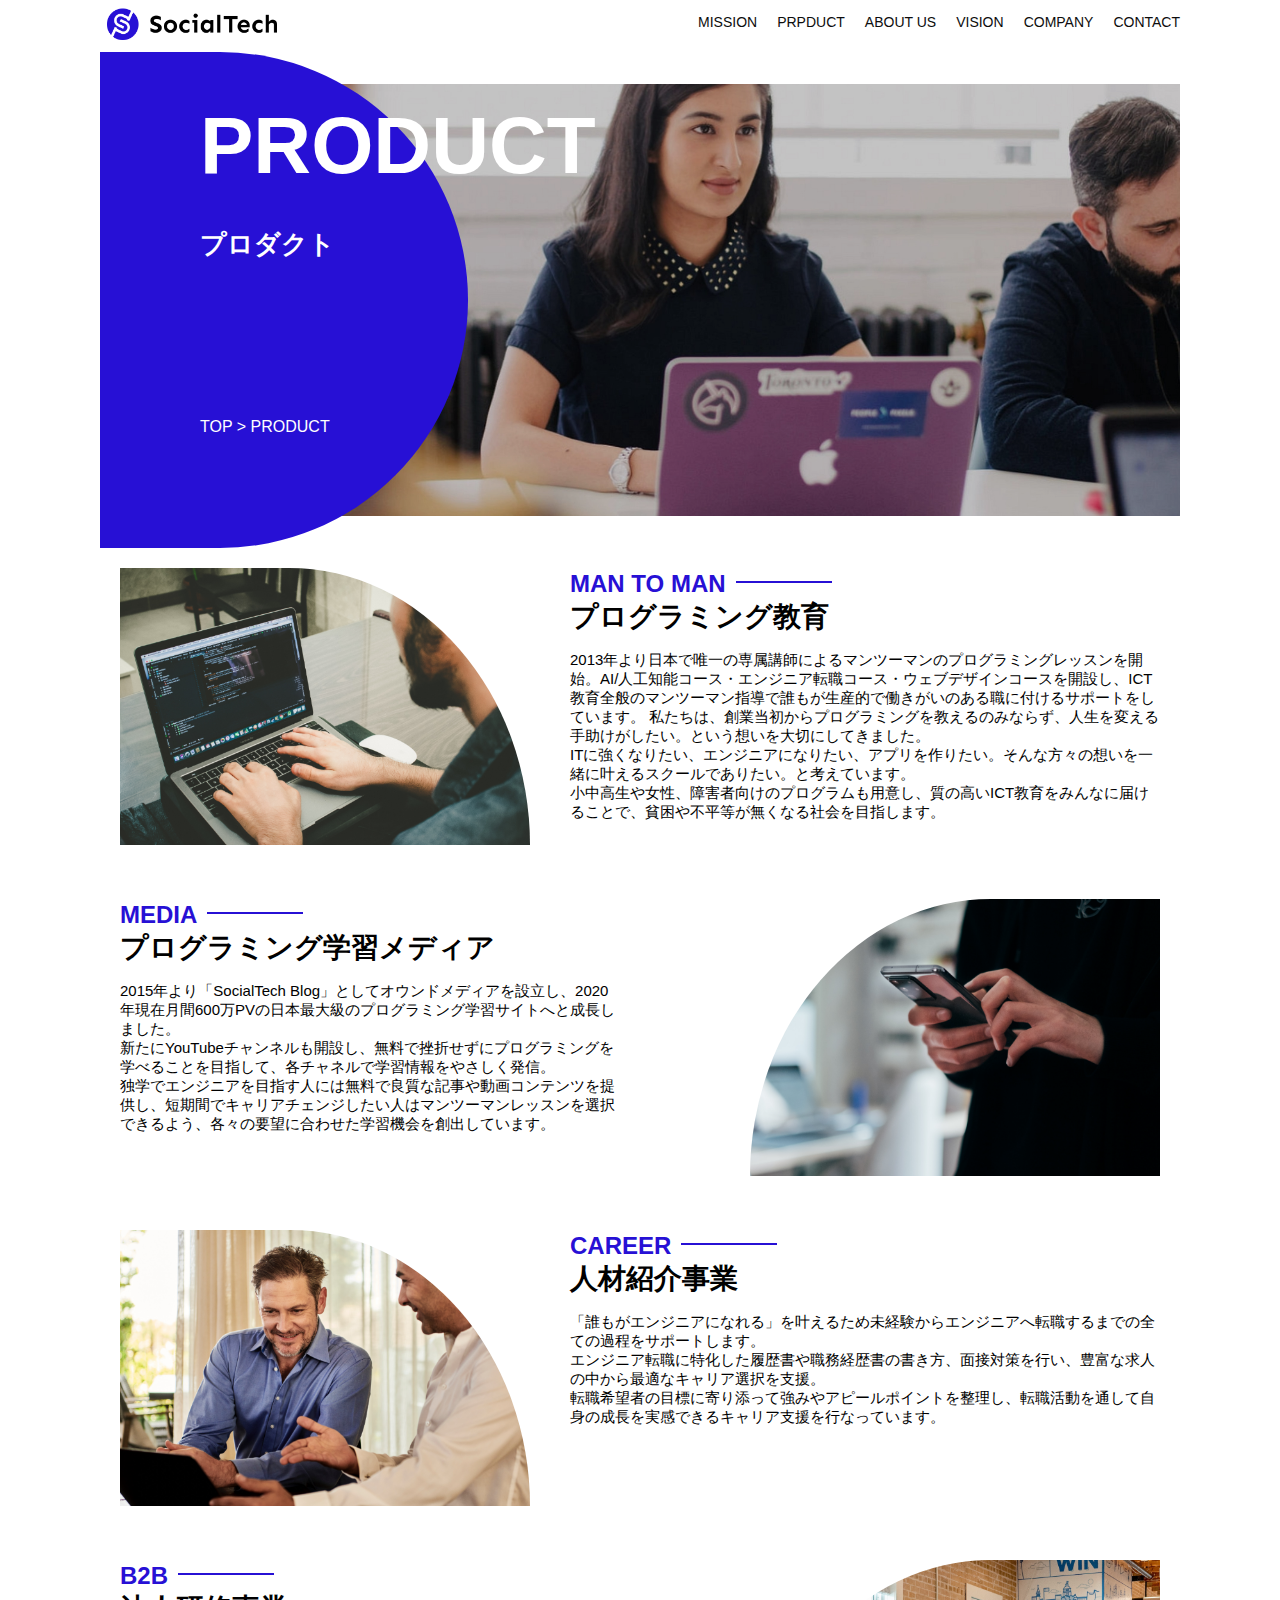
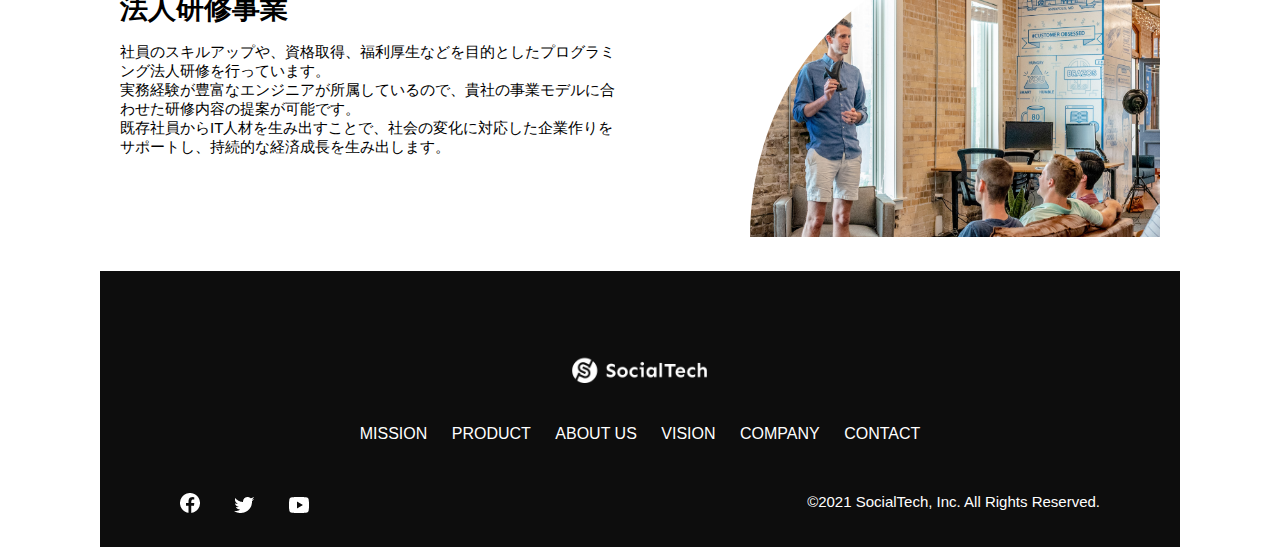
<file: product.html>
<!DOCTYPE html>
<html>

    <head>
        <title>SocialTech -PRODUCT プロダクト-</title>
        <meta charset = "UTF-8">
        <meta name = "description" content = "SocialTechの4つのプロダクトを紹介します">
        <meta name = "viewport" content = "width=device-width, initial-scale=1.0">
        <link rel = "stylesheet" href = "style.css">
    </head>

    <body>
        <header>
            <a href = "index.html" id = "logo">
                <img src = "images/logo.png" alt = "トップページに戻る">
            </a>

            <nav id = "nav-pc">
                <ul>
                    <li><a href = "mission.html">MISSION</a></li>
                    <li><a href = "product.html">PRPDUCT</a></li>
                    <li><a href = "index.html#aboutus">ABOUT US</a></li>
                    <li><a href = "index.html#vision">VISION</a></li>
                    <li><a href = "index.html#company">COMPANY</a></li>
                    <li><a href = "index.html#contact">CONTACT</a></li>
                </ul>
            </nav>

            <button id = "menu-sp" onclick = "document.getElementById('nav-sp').style.display = 'block'">
                <img src = "images/button-menu.png" alt = "ナビゲーションを開く">
            </button>

            <div id = "nav-sp">
                <button id = "close" onclick = "document.getElementById('nav-sp').style.display = 'none'">
                    <img src = "images/button-close.png" alt = "ナビゲーションを閉じる">
                </button>
          
                <nav>
                    <ul>
                        <li>
                            <a id = "logo-sp" href = "index.html" onclick = "document.getElementById('nav-sp').style.display = 'none'"><img src = "images/logo-sp.png" alt = "トップページに戻る"></a>
                        </li>
                        <li><a class = "menu" href = "mission.html" onclick = "document.getElementById('nav-sp').style.display = 'none'">MISSION</a></li>
                        <li><a class = "menu" href = "product.html" onclick = "document.getElementById('nav-sp').style.display = 'none'">PRODUCT</a></li>
                        <li><a class = "menu" href = "index.html#aboutus" onclick = "document.getElementById('nav-sp').style.display = 'none'">ABOUT US</a></li>
                        <li><a class = "menu" href = "index.html#vision" onclick = "document.getElementById('nav-sp').style.display = 'none'">VISION</a></li>
                        <li><a class = "menu" href = "index.html#company" onclick = "document.getElementById('nav-sp').style.display = 'none'">COMPANY</a></li>
                        <li><a class = "menu" href = "index.html#contact" onclick = "document.getElementById('nav-sp').style.display = 'none'">CONTACT</a></li>
                    </ul>
                </nav>
                  
                <div id = "sns">
                    <a href = "https://www.facebook.com/sejuku2013">
                        <img src = "images/button-facebook.png" alt = "Facebookのリンク">
                    </a>
                    <a href = "https://twitter.com/samuraijuku">
                         <img src = "images/button-twitter.png" alt = "Twitterのリンク">
                    </a>
                    <a href = "https://www.youtube.com/channel/UCCFOQO5aDK0xXam4cUQXT8g">
                         <img src = "images/button-youtube.png" alt = "YouTubeのリンク">
                    </a>
                 </div>
            </div>
        </header>

        <main>
            <article>
                <section id = "product-main">
                    <div class = "product-main-inner">
                        <div id = "product-title">
                            <h1>PRODUCT<br><span>プロダクト</span></h1>
                            <p>TOP > PRODUCT</p>
                        </div>
                    </div>
                </section>

                <section class = "product-section product-section-left">
                    <div class = "product-section-img">
                        <img src = "images/product/product-mantoman.png" alt = "PCでコードを書く男性">
                    </div>
                    <div class = "product-read">
                        <h2 class = "product-h2">MAN TO MAN</h2>
                        <h3 class = "product-h3">プログラミング教育</h3>
                        <p>
                            2013年より日本で唯一の専属講師によるマンツーマンのプログラミングレッスンを開始。AI/人工知能コース・エンジニア転職コース・ウェブデザインコースを開設し、ICT教育全般のマンツーマン指導で誰もが生産的で働きがいのある職に付けるサポートをしています。 私たちは、創業当初からプログラミングを教えるのみならず、人生を変える手助けがしたい。という想いを大切にしてきました。
                            <br>ITに強くなりたい、エンジニアになりたい、アプリを作りたい。そんな方々の想いを一緒に叶えるスクールでありたい。と考えています。
                            <br>小中高生や女性、障害者向けのプログラムも用意し、質の高いICT教育をみんなに届けることで、貧困や不平等が無くなる社会を目指します。
                        </p>
                    </div>
                </section>

                <section class = "product-section product-section-right">
                    <div class = "product-read">
                        <h2 class = "product-h2">MEDIA</h2>
                        <h3 class = "product-h3">プログラミング学習メディア</h3>
                        <p>
                            2015年より「SocialTech Blog」としてオウンドメディアを設立し、2020年現在月間600万PVの日本最大級のプログラミング学習サイトへと成長しました。
                            <br>新たにYouTubeチャンネルも開設し、無料で挫折せずにプログラミングを学べることを目指して、各チャネルで学習情報をやさしく発信。
                            <br>独学でエンジニアを目指す人には無料で良質な記事や動画コンテンツを提供し、短期間でキャリアチェンジしたい人はマンツーマンレッスンを選択できるよう、各々の要望に合わせた学習機会を創出しています。
                        </p>
                    </div>
                    <div class = "product-section-img">
                        <img src = "images/product/product-media.png" alt = "スマートフォンを操作する人">
                    </div>
                </section>

                <section class = "product-section product-section-left">
                    <div class = "product-section-img">
                        <img src = "images/product/product-career.png" alt = "笑顔で話し合う2人の男性">
                    </div>
                    <div class = "product-read">
                        <h2 class = "product-h2">CAREER</h2>
                        <h3 class = "product-h3">人材紹介事業</h3>
                        <p>
                            「誰もがエンジニアになれる」を叶えるため未経験からエンジニアへ転職するまでの全ての過程をサポートします。
                            <br>エンジニア転職に特化した履歴書や職務経歴書の書き方、面接対策を行い、豊富な求人の中から最適なキャリア選択を支援。
                            <br>転職希望者の目標に寄り添って強みやアピールポイントを整理し、転職活動を通して自身の成長を実感できるキャリア支援を行なっています。
                            <br>
                        </p>
                    </div>
                </section>

                <section class = "product-section product-section-right">
                    <div class = "product-read">
                        <h2 class = "product-h2">B2B</h2>
                        <h3 class = "product-h3">法人研修事業</h3>
                        <p>
                            社員のスキルアップや、資格取得、福利厚生などを目的としたプログラミング法人研修を行っています。
                            <br>実務経験が豊富なエンジニアが所属しているので、貴社の事業モデルに合わせた研修内容の提案が可能です。
                            <br>既存社員からIT人材を生み出すことで、社会の変化に対応した企業作りをサポートし、持続的な経済成長を生み出します。
                        </p>
                    </div>
                    <div class = "product-section-img">
                        <img src = "images/product/product-b2b.png" alt = "講演中の男性とそれを聴く人々">
                    </div>
                </section>
            </article>
        </main>

        <footer>
            <div id = "footer-logo">
                <img src = "images/logo-sp.png" alt = "SocialTech">
            </div>
            <div id = "footer-link">
                <a href = "mission.html">MISSION</a>
                <a href = "product.html">PRODUCT</a>
                <a href = "index.html#aboutus">ABOUT US</a>
                <a href = "index.html#vision">VISION</a>
                <a href = "index.html#company">COMPANY</a>
                <a href = "index.html#contact">CONTACT</a>
            </div>
            <div id = "sns-footer">
                <div class = "sns-brns">
                    <a href = "https://www.facebook.com/sejuku2013"><img src = "images/button-facebook.png" alt = "Facebookのリンク"></a>
                    <a href = "https://twitter.com/samuraijuku"><img src = "images/button-twitter.png" alt = "Twitterのリンク"></a>
                    <a href = "https://www.youtube.com/channel/UCCFOQO5aDK0xXam4cUQXT8g"><img src = "images/button-youtube.png" alt = "YouTubeのリンク"></a>
                </div>
                <p id = "copyright">&copy;2021 SocialTech, Inc. All Rights Reserved.</p>
            </div>
        </footer>
    </body>

</html>
</file>
<file: style.css>
* {
    box-sizing: border-box;
}

p {
    font-size: 15px;
}

body {
    font-family: "Source Sans Pro", "Hiragino Kaku Gothic ProN", Meiryo, Arial, sans-serif;
    max-width: 1080px;
    margin: 0 auto 0 auto;
}

header {
    display: flex;
    justify-content: space-between;
}

#nav-pc {
    font-size: 14px;
}

#nav-pc ul {
    display: flex;
    padding-left: 0;
}

#nav-pc li {
    list-style: none;
}

#nav-pc a {
    text-decoration: none;
    margin-left: 20px;
    color: #0d0d0d;
}

#nav-pc a:hover {
    text-decoration: underline;
}

#nav-sp, #menu-sp {
    display: none;
}

#main-visual {
    position: relative;
    height: 470px;
}

#main-message {
    position: absolute;
    top: 0;
    left: 0;
    background-color: #2710d5;
    color: #ffffff;
    border-radius: 0 0 476px 0;
    max-width: 620px;
    width: 100%;
    height: 100%;
    z-index: 11;
}

#main-message h1 {
    font-size: 60px;
    margin: 100px 0 0 50px;
}

#main-message > p {
    font-size: 28px;
    margin: 0 0 0 50px;
}

#main-visual > img {
    position: absolute;
    top: 0px;
    right: 0px;
    border-radius: 476px 0px 0px 0px;
    max-width: 620px;
    z-index: 10;
}

h2 {
    margin: 40px 0 0 0;
}

h2::after {
    content: url("images/line.png");
    margin-left: 10px;
}

h3 {
    font-size: 27px;
}

#mission {
    margin: 80px auto;
}

#mission-flex {
    display: flex;
}

#mission-flex > div {
    width: 50%;
    margin: 20px;
}

#mission-photo {
    width: 100%;
}

#s2dgs {
    margin: 50px 0 0 0;
    width: 100%;
}

#product {
    background-color: #fafafa;
    margin: 80px 0 80px 0;
    padding: 10px 40px 0 40px;
}


#product .product-flex {
    margin-top: 40px;
    display: flex;
}

#product-left {
    width: 50%;
    margin-right: 20px;
}

#product-right {
    width: 50%;
    margin-left: 20px;
    margin-top: 80px;
}

#product-left > div {
    position: relative;
    height: 480px;
    margin-right: 20px;
}

#product-right > div {
    position: relative;
    height: 480px;
    margin-left: 20px;
}

.product-photo {
    width: 100%;
}

.product-explain {
    background-color: #ffffff;
    position: absolute;
    left: 0;
    bottom: 50px;
    margin: 0 40px;
    padding: 20px;
    box-shadow: 5px 5px 10px rgba(0, 0, 0, 0.05);
}

.product-explain > span {
    color: #2710d5;
    font-weight: bold;
    font-size: 16px;
    margin: 0;
}

.product-explain > h3 {
    margin: 5px 0;
}

.product-explain > p {
    font-size: 14px;
    margin: 0;
}

#product-more {
    text-align: center;
}

#product-more a {
    position: relative;
    bottom: -42px;
}

#aboutus {
    margin: 80px auto;
}

#aboutus > div {
    display: flex
}

.culture-img {
    width: 50%;
    align-self: flex-start;
}

.culture-img2 {
    margin-top: 50px;
    width: 100%;
}

.culture-table {
    margin-right: 50px;
}

.culture-num {
    font-size: 80px;
    color: #2710d5;
    padding-right: 20px;
}

.culture-table th {
    text-align: left;
    font-size: 28px;
    font-weight: bold;
}

.culture-en {
    color: #2710d5;
    font-size: 24px;
}

.culture-description {
    margin: 0;
}

#vision {
    margin: 80px auto;
}

#vision > div {
    display: flex;
    justify-content: space-between;
    flex-wrap: wrap;
}

.vision-box {
    width: 300px;
    height: 300px;
    margin-bottom: 30px;
    position: relative;
}

.vision-box > img {
    width: 100%;
    position: relative;
    z-index: 30;
}

.vision-box > div {
    position: absolute;
    top: 0;
    left: 0;
    z-index: 31;
    margin-right: 20px;
}

.vision-box > div > h4 {
    color: #2710d5;
    font-size: 19px;
    margin: 80px 0 0 0;
}

.vision-box > div > h4::first-letter {
    font-size: 40px;
}

.vision-box > div > h5 {
    font-size: 20px;
    margin: 0;
}

.vision-box > div > p {
    margin: 10px 0 0 0;
}

#company {
    margin: 80px auto 80px auto;
}

#company-table {
    width: 100%;
}

.tableheader {
    text-align: left;
    padding: 20px;
    border-bottom-color: #2710d5;
    border-bottom-width: 1px;
    border-bottom-style: solid;
    width: 100px;
}

.tableheader-first {
    border-top-color: #2710d5;
    border-top-width: 1px;
    border-top-style: solid;
}

.cell {
    text-align: left;
    padding: 30px;
    border-bottom-color: #ececec;
    border-bottom-width: 1px;
    border-bottom-style: solid;
}

.cell-first {
    border-top-color: #ececec;
    border-top-width: 1px;
    border-top-style: solid;
}

#company > iframe {
    width: 100%;
    height: 368px;
    margin-top: 40px;
}

#contact {
    margin: 80px auto;
}

#contact > form > div {
    display: flex;
    flex-direction: row;
    flex-wrap: wrap;
    padding-bottom: 30px;
}

.contact-heading {
    width: 240px;
    align-self: center;
}

.contact-lable {
    font-weight: bold;
}

.contact-span {
    color: #ce2222;
    margin-left: 20px;
    font-weight: bold;
}

.contact-textbox {
    border-top: 0px;
    border-left: 0px;
    border-right: 0px;
    border-bottom-width: 1px;
    border-bottom-color: #707070;
    border-style: solid;
    background-color: #fafafa;
    width: 400px;
    height: 56px;
}
  

.contact-textarea {
    border-top: 0px;
    border-left: 0px;
    border-right: 0px;
    border-bottom-width: 1px;
    border-bottom-color: #707070;
    background-color: #fafafa;
    width: 400px;
    height: 200px;
}

#contact dt {
    font-weight: bold;
}
  
#contact dd {
    margin: 0 0 16px 0;
}
  
#contact dd p {
    margin: 0;
}
  
#contact dd ul {
    padding-left: 0;
}
  
#contact dd li {
    margin-bottom: 0;
    list-style: none;
}

footer {
    background-color: #0d0d0d;
    text-align: center;
    padding: 80px 80px 30px 80px;
}

#footer-logo {
    margin-bottom: 30px;
}

#footer-link {
    margin-bottom: 50px;
}

#footer-link > a {
    text-decoration: none;
    margin: 10px;
    color: #ffffff;
}

#footer-link > a:hover {
    text-decoration: underline;
}

#sns-footer {
    display: flex;
    justify-content: space-between;
    text-align: left;
}

#sns-footer a {
    margin-right: 30px;
}

#copyright {
    color: #ffffff;
    margin: 0;
}

.mission-main-inner {
    background-image: url("images/mission/mission-main.png");
    background-repeat: no-repeat;
    background-position-y: center;
}
  
#mission-title {
    background-color: #2710d5;
    width: 368px;
    color: #ffffff;
    height: 496px;
    border-radius: 0 248px 248px 0;
    position: relative;
}
  
#mission-title h1 {
    position: absolute;
    top: 0;
    left: 100px;
    font-size: 80px;
    line-height: 1;
}
  
#mission-title h1 span {
    font-size: 26px;
}
  
#mission-title > p {
    position: absolute;
    top: 350px;
    left: 100px;
    font-size: 16px;
}

#mission-s2dgs {
    padding: 20px;
}
  
.mission-h2 {
    color: #2710d5;
    font-size: 40px;
}
  
.mission-h2::after {
    content: none;
}

#mission-five-goals {
    padding: 20px;
    display: flex;
}
  
#mission-five-goals .five-goals-image {
    width: 30%;
    padding: 20px;
}
  
#mission-five-goals .five-goals-image img {
    width: 100%;
}
  
#mission-five-goals .five-goals-read {
    width: 70%;
    padding: 20px;
}
  
#mission-five-goals .five-goals-read > div {
    margin-bottom: 40px;
}
  
.fivegoals-image-right {
    float: right;
    margin: 20px;
}
  
.fivegoals-image-left {
    float: left;
    margin: 20px;
}
  
.fivegoals-number {
    color: #2710d5;
    font-size: 48px;
    font-weight: bold;
    margin: 0;
}
  
.fivegoals-h3 {
    font-size: 28px;
    margin: 0;
}
  
.fivegoals-p {
    margin: 0;
}

.product-main-inner {
    background-image: url("images/product/product-main.png");
    background-repeat: no-repeat;
    background-position-y: center;
}
  
#product-title {
    background-color: #2710d5;
    width: 368px;
    color: #ffffff;
    height: 496px;
    border-radius: 0 248px 248px 0;
    position: relative;
}
  
#product-title h1 {
    position: absolute;
    top: 0;
    left: 100px;
    font-size: 80px;
    line-height: 1;
}
  
#product-title h1 span {
    font-size: 26px;
}
  
#product-title > p {
    position: absolute;
    top: 350px;
    left: 100px;
    font-size: 16px;
}

.product-section {
    display: flex;
    padding: 20px 20px 0;
}
  
.product-section .product-section-img {
    width: 450px;
}
  
.product-section-left .product-section-img img {
    width: 100%;
    padding: 0 40px 30px 0;
    border-radius: 0 432px 0 0;
}
  
.product-section-left .product-read {
    width: 50%;
    flex-grow: 1;
}
  
.product-section-left .product-read p {
    margin-bottom: 0;
}

.product-section-right {
    justify-content: space-between;
}
  
.product-section-right .product-section-img img {
    width: 100%;
    padding: 0 0 30px 40px;
    border-radius: 432px 0 0 0;
}
  
.product-section-right .product-read {
    width: 500px;
}
  
.product-h2 {
    color: #2710d5;
    font-size: 24px;
    margin: 0;
}
  
.product-h3 {
    font-size: 28px;
    margin: 0;
}

@media screen and (max-width: 767px) {
    #nav-pc {
      display: none;
    }
  
    #menu-sp {
        display: block;
        background-color: transparent;
        float: right;
        padding: 0;
        border: none;
    }

    #nav-sp {
        background-color: #2710d5;
        position: fixed;
        left: 0;
        top: 0;
        height: 100%;
        width: 100%;
        display: none;
        z-index: 100;
    }

    #close {
        position: absolute;
        top: 20px;
        right: 20px;
        background-color: transparent;
        border: none;
    }
  
    #nav-sp nav ul {
        padding-left: 0;
    }
  
    #nav-sp nav li {
        list-style: none;
    }

    #logo-sp {
        margin: 80px 0 30px 20px;
    }

    #nav-sp nav a {
        display: block;
        color: #ffffff;
    }
    
    #nav-sp nav a:hover {
        text-decoration: underline;
    }
    
    #nav-sp .menu {
        text-decoration: none;
        margin: 0 20px 0 20px;
        height: 44px;
        font-size: 16px;
        background-image: url("images/arrow.png");
        background-repeat: no-repeat;
        background-position: right top;
    }
    
    #sns {
        position: absolute;
        bottom: 20px;
        left: 20px;
    }
     
    #sns > a {
        margin-right: 30px;
    }

    #main-visual {
        position: relative;
        height: 470px;
    }
    
    #main-visual > div {
        text-align: center;
        height: 280px;
    }
    
    #main-visual h1 {
        font-size: 28px;
        margin: 90px 0 0 0;
    }
    
    #main-visual > div > p {
        margin: 0;
        font-size: 15px;
    }
    
    #main-visual > img {
        width: 100%;
        border-radius: 476px 0 0 0;
        top: auto;
        bottom: 0;
    }

    h2 {
        margin: 15px 0 15px 0;
    }
      
    h3 {
        font-size: 24px;
        margin: 10px 0 0 0;
    }

    #mission {
        margin: 20px 0 20px 0;
        padding: 0 20px 0 20px;
    }
    
    #mission-flex {
        flex-direction: column;
    }
    
    #mission-flex > div {
        width: 100%;
        margin: 0;
    }

    #product {
        margin: 0;
        padding: 10px 20px 0 20px;
    }
    
    #product .product-flex {
        flex-direction: column;
        margin-top: 0;
    }
    

    #product-left, #product-right {
        width: 100%;;
        margin: 0;
    }

    #product-left > div, #product-right > div {
      height: auto;
      margin: 0;
    }
  
    .product-explain {
      position: relative;
      margin: 0;
    }
  
    .product-explain > h3 {
      margin: 10px 0 10px 0;
      font-size: 24px;
    }

     #product-more {
       text-align: left;
    }

    #aboutus {
        margin: 80px 20px 80px 20px;
    }
    
    #aboutus > div {
        flex-direction: column;
    }
    
    .culture-table th {
        font-size: 16px;
    }
    
    .culture-table {
        margin-right: 0;
        padding-right: 20px;
        order: 2;
    }
    
    .culture-img {
        width: 100%;
        order: 1;
    }
    
    .culture-img2 {
        margin-top: 0;
    }
    
    .culture-num {
        padding: 0;
    }
    
    .culture-description {
        margin: 0;
    }

    #vision {
        margin: 80px 20px 80px 20px;
    }
    
    .vision-box > img {
        position: absolute;
        top: 0;
        left: 0;
    }
    
    .vision-box > div > h4 {
        margin: 60px 0 0 0;
    }

    #company {
        margin: 0 20px 0 20px;
    }
    
    #company > h3 {
        margin-bottom: 20px;
    }
   
    .tableheader {
        width: 50px;
    }
    
    .cell {
        padding: 20px;
    }
    
    #company > iframe {
        height: 240px;
    }

    #contact {
        margin: 80px 20px 80px 20px;
    }
    
    #contact > h3 {
        margin-bottom: 20px;
    }
    
    #contact > form > div {
        flex-direction: column;
        margin-bottom: 20px;
    }
    
    .contact-heading {
        align-self: auto;
        margin-bottom: 20px;
    }
   
    .contact-textbox {
        min-width: 300px;
        width: 100%;
    }
    
    .contact-textarea {
        height: 150px;
        width: 100%;
    }
    
    .radiobutton {
        margin-bottom: 20px;
    }

    footer {
        padding: 30px 20px 50px 20px;
        text-align: left;
    }
    
    #footer-link > a {
        margin: 0 20px 30px 0;
        display: block;
        background-image: url("images/arrow.png");
        background-repeat: no-repeat;
        background-position: right top;
    }
    
    #footer-link > a:hover {
        text-decoration: underline;
    }
    
    #sns-footer {
        flex-direction: column;
        justify-content: flex-start;
    }
    
    #copyright {
        font-size: 12px;
        margin-top: 30px;
    }

    #mission-main {
        height: 256px;
        margin-top: 4%;
        position: relative;
    }
    
    .mission-main-inner {
        height: 80%;
        background-size: cover;
    }
    
    #mission-title {
        width: 136px;
        height: 256px;
        position: absolute;
        top: -10%;
    }
    
    #mission-title h1 {
        left: 20px;
        font-size: 40px;
    }
    
    #mission-title h1 span {
        font-size: 18px;
    }
    
    #mission-title > p {
        top: 180px;
        left: 20px;
        font-size: 13px;
    }

    .mission-h2 {
        font-size: 38px;
        margin: 0px;
    }
    
    .mission-h2::after {
        content: none;
    }
    
    #mission-s2dgs > img {
        width: 100%;
    }

    #mission-five-goals {
        flex-direction: column;
    }
    
    #mission-five-goals > div {
        padding: 0;
    }
    
    #mission-five-goals .five-goals-image, #mission-five-goals .five-goals-read {
        width: 100%;
        padding: 0;
    }
    
    #mission-five-goals .five-goals-read > div {
        display: flex;
        flex-direction: column;
    }
    
    .fivegoals-image-right, .fivegoals-image-left {
        align-self: center;
    }

    #product-main {
        height: 256px;
        margin-top: 4%;
        position: relative;
    }
    
    .product-main-inner {
        height: 80%;
        background-size: cover;
    }
    
    #product-title {
        width: 136px;
        height: 256px;
        position: absolute;
        top: -10%;
    }
      
    #product-title h1 {
        left: 20px;
        font-size: 40px;
    }
    
    #product-title h1 span {
        font-size: 18px;
    }
    
    #product-title > p {
        top: 180px;
        left: 20px;
        font-size: 13px;
    }

    .product-section {
        flex-direction: column;
    }
    
    .product-section .product-section-img {
        width: 100%;
    }
      
    .product-section .product-section-img img {
        width: 100%;
        padding: 0;
    }
    
    .product-section-left .product-section-img img {
        border-radius: 0 300px 0 0;
    }
    
    .product-section-left .product-read {
        width: 100%;
        flex-grow: 1;
    }

    .product-section-right .product-section-img {
        order: 1;
        border-radius: 300px 0 0 0;
    }
    
    .product-section-right .product-read {
        order: 2;
        width: 100%;
    }

}
</file>
